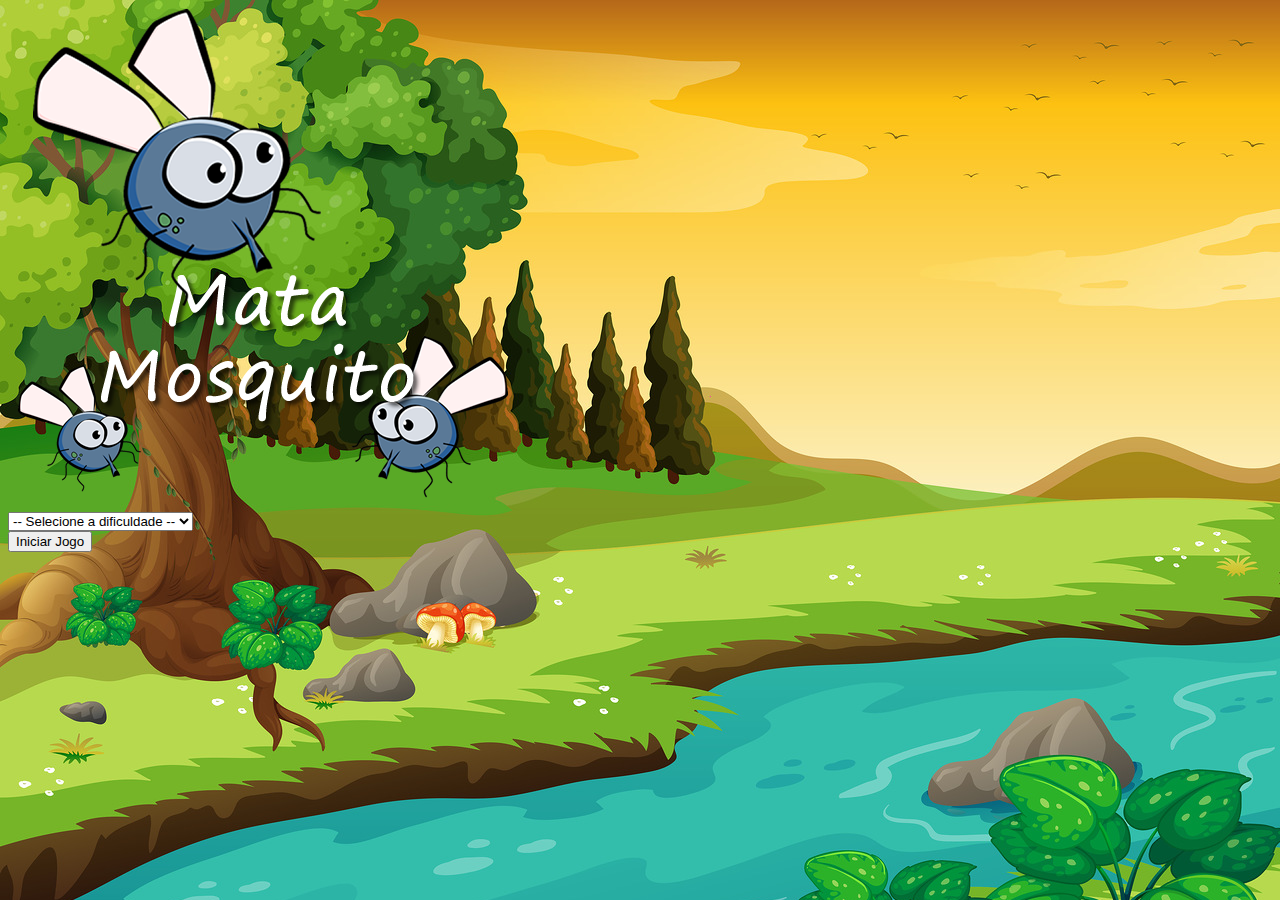
<file: index.html>
<!DOCTYPE html>
<html>
<head>
	<meta charset="utf-8">
	<title>Mata Mosquito - O Jogo</title>
	<link rel="stylesheet" href="https://cdn.jsdelivr.net/npm/bootstrap@4.6.2/dist/css/bootstrap.min.css" integrity="sha384-xOolHFLEh07PJGoPkLv1IbcEPTNtaed2xpHsD9ESMhqIYd0nLMwNLD69Npy4HI+N" crossorigin="anonymous">

	<link rel="stylesheet" type="text/css" href="estilo.css">

	<script type="text/javascript">
		function iniciarJogo(){
			var nivel = document.getElementById("nivel").value

			if(nivel === ""){
				alert("Selecione um nível para iniciar o jogo")
				return false
			}
			window.location.href = "jogo.html"
		}
	</script>
</head>
<body>
	<div class="container">
		<div class="row">
			<div class="col">
				<div class="d-flex justify-content-center">
					<img src="imagens/game.png">
				</div>	
			</div>
		</div>

		<div class="row">
			<div class="col">
				<div class="d-flex justify-content-center">
					<div class="mb-2">
						<select class="form-control" id="nivel">
							<option value="">-- Selecione a dificuldade --</option>
							<option value="normal">Normal</option>
							<option value="medio">Médio</option>
							<option value="dificil">Difícil</option>
						</select>
					</div>
					
				</div>	
			</div>
		</div>

		<div class="row">
			<div class="col">
				<div class="d-flex justify-content-center">
					<button type="button" class="btn btn-danger btn-lg" onclick="iniciarJogo()">Iniciar Jogo</button>
				</div>	
			</div>
		</div>
	</div>	

</body>
</html>
</file>
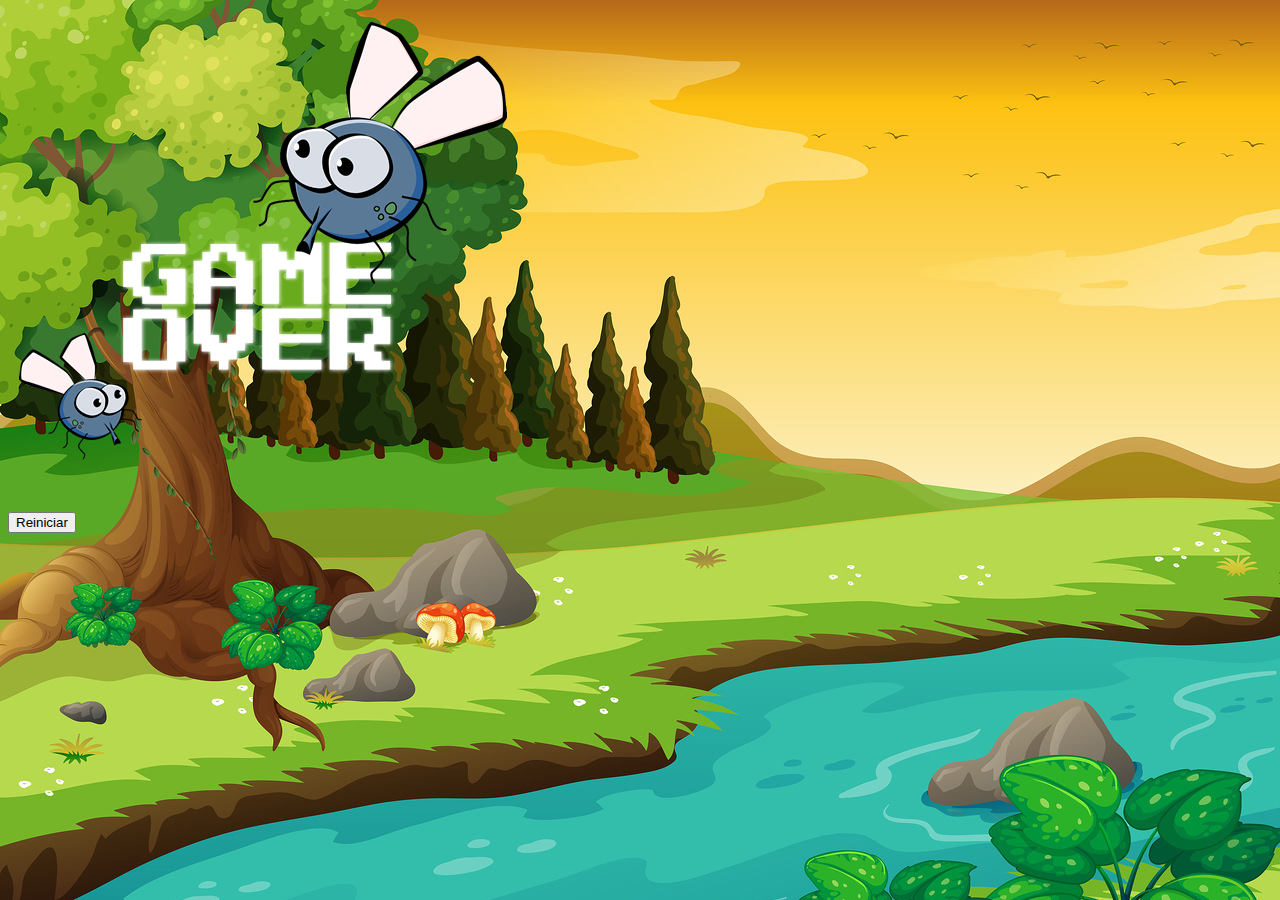
<file: fim_de_jogo.html>
<!DOCTYPE html>
<html>
<head>
	<title>Fim de Jogo!</title>
	<link rel="stylesheet" href="https://cdn.jsdelivr.net/npm/bootstrap@4.6.2/dist/css/bootstrap.min.css" integrity="sha384-xOolHFLEh07PJGoPkLv1IbcEPTNtaed2xpHsD9ESMhqIYd0nLMwNLD69Npy4HI+N" crossorigin="anonymous">

	<link rel="stylesheet" type="text/css" href="estilo.css">
</head>
<body>
	<div class="container">
		<div class="row">
			<div class="col">
				<div class="d-flex justify-content-center">
					<img src="imagens/game_over.png">
				</div>	
			</div>
		</div>

		<div class="row">
			<div class="col">
				<div class="d-flex justify-content-center">
					<button type="button" class="btn btn-dark btn-lg" onclick="window.location.href = 'index.html' ">Reiniciar</button>
				</div>	
			</div>
		</div>
	</div>	

</body>
</html>
</file>
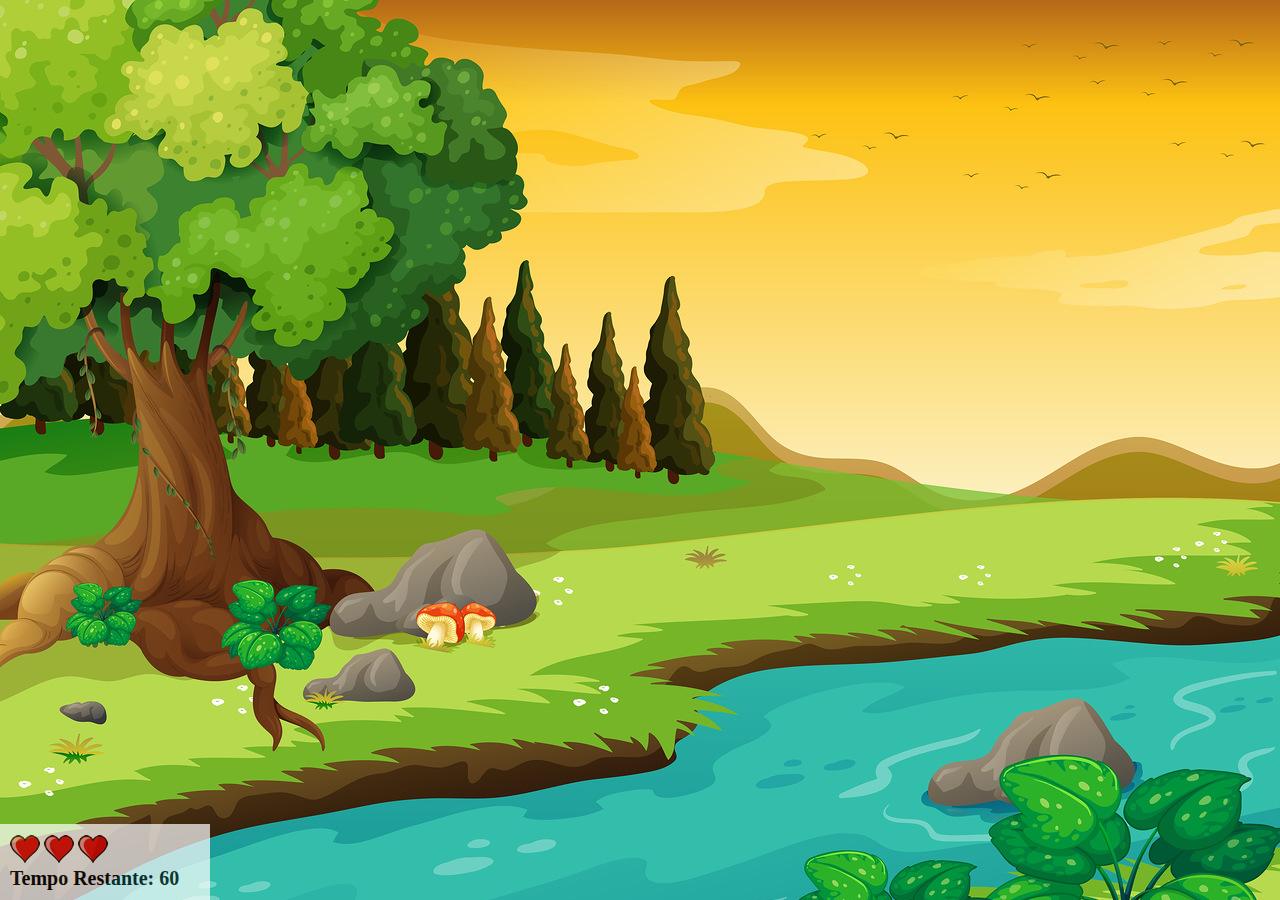
<file: jogo.html>
<!DOCTYPE html>
<html>
<head>
	<meta charset="utf-8">
	<title>Mata Mosquito - Jogo</title>
	<script type="text/javascript" src="mata_mosquito.js"></script>
	<link rel="stylesheet" type="text/css" href="estilo.css">
</head>
<body onresize="ajustaTamanhoPalcoJogo()">

	<div class="painel">
		<div class="vidas">
			<img id="v1" src="imagens/coracao_cheio.png">
			<img id="v2" src="imagens/coracao_cheio.png">
			<img id="v3" src="imagens/coracao_cheio.png">
		</div>
		<div class="cronometro">
			Tempo Restante: <span id="cronometro"></span>
		</div>
	</div>


<script type="text/javascript">
	
	document.getElementById("cronometro").innerHTML = tempo
	
	var criaMosca = setInterval(function(){
		posicaoRandomica();
	}, criaMosquitoTempo);
</script>
	
		

</body>
</html>
</file>
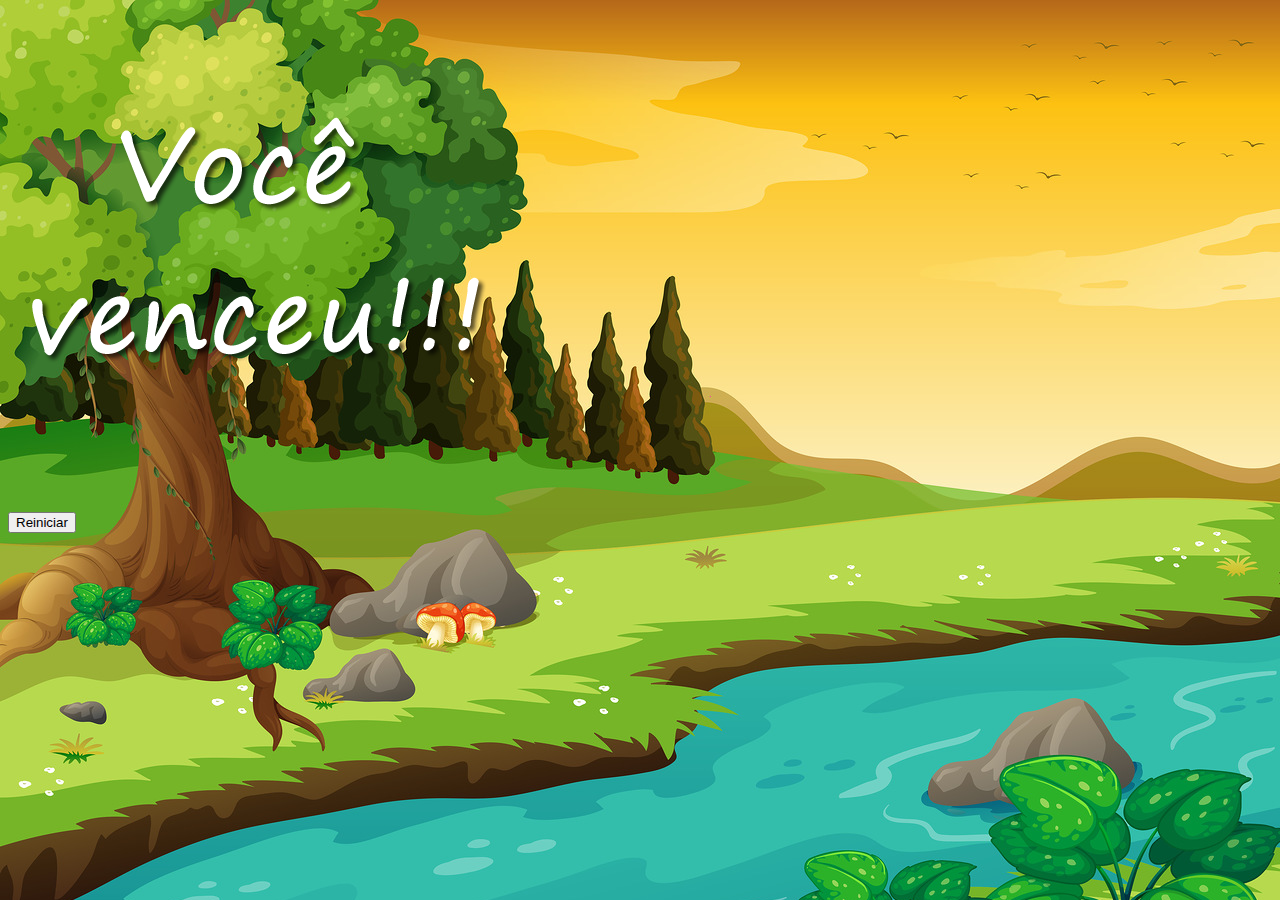
<file: vitoria.html>
<!DOCTYPE html>
<html>
<head>
	<meta charset="utf-8">
	<title>Vitória!</title>
	<link rel="stylesheet" href="https://cdn.jsdelivr.net/npm/bootstrap@4.6.2/dist/css/bootstrap.min.css" integrity="sha384-xOolHFLEh07PJGoPkLv1IbcEPTNtaed2xpHsD9ESMhqIYd0nLMwNLD69Npy4HI+N" crossorigin="anonymous">

	<link rel="stylesheet" type="text/css" href="estilo.css">
</head>
<body>
	<div class="container">
		<div class="row">
			<div class="col">
				<div class="d-flex justify-content-center">
					<img src="imagens/vitoria.png">
				</div>	
			</div>
		</div>

		<div class="row">
			<div class="col">
				<div class="d-flex justify-content-center">
					<button type="button" class="btn btn-dark btn-lg" onclick="window.location.href = 'index.html' ">Reiniciar</button>
				</div>	
			</div>
		</div>
	</div>	

</body>
</html>
</file>
<file: estilo.css>
html{
	cursor: url(imagens/mata_mosquito.png) 30 30, auto  ;
	
}

body{
	background-image: url(imagens/bg.jpg);
	background-repeat: no-repeat;
	width: 100%;
	height: 100%;
	
}

.mosquito1{
	height: 50px;
	width: 50px;
}

.mosquito2{
	height: 70px;
	width: 70px;
}

.mosquito3{
	height: 90px;
	width: 90px;
}

.ladoA{
	transform:scaleX(1);
}

.ladoB{
	transform: scaleX(-1);
}

.painel{
	position: absolute;
	width: 190px;
	padding: 10px;
	bottom: 0px;
	left: 0px;
	border-top:1px solid #fff;
	background-color: #fff;
	opacity: 0.7;
}

.vidas{
	float:left;
}

.cronometro{
	float: left;
	font-size:20px;
	font-weight:bold;
}
</file>
